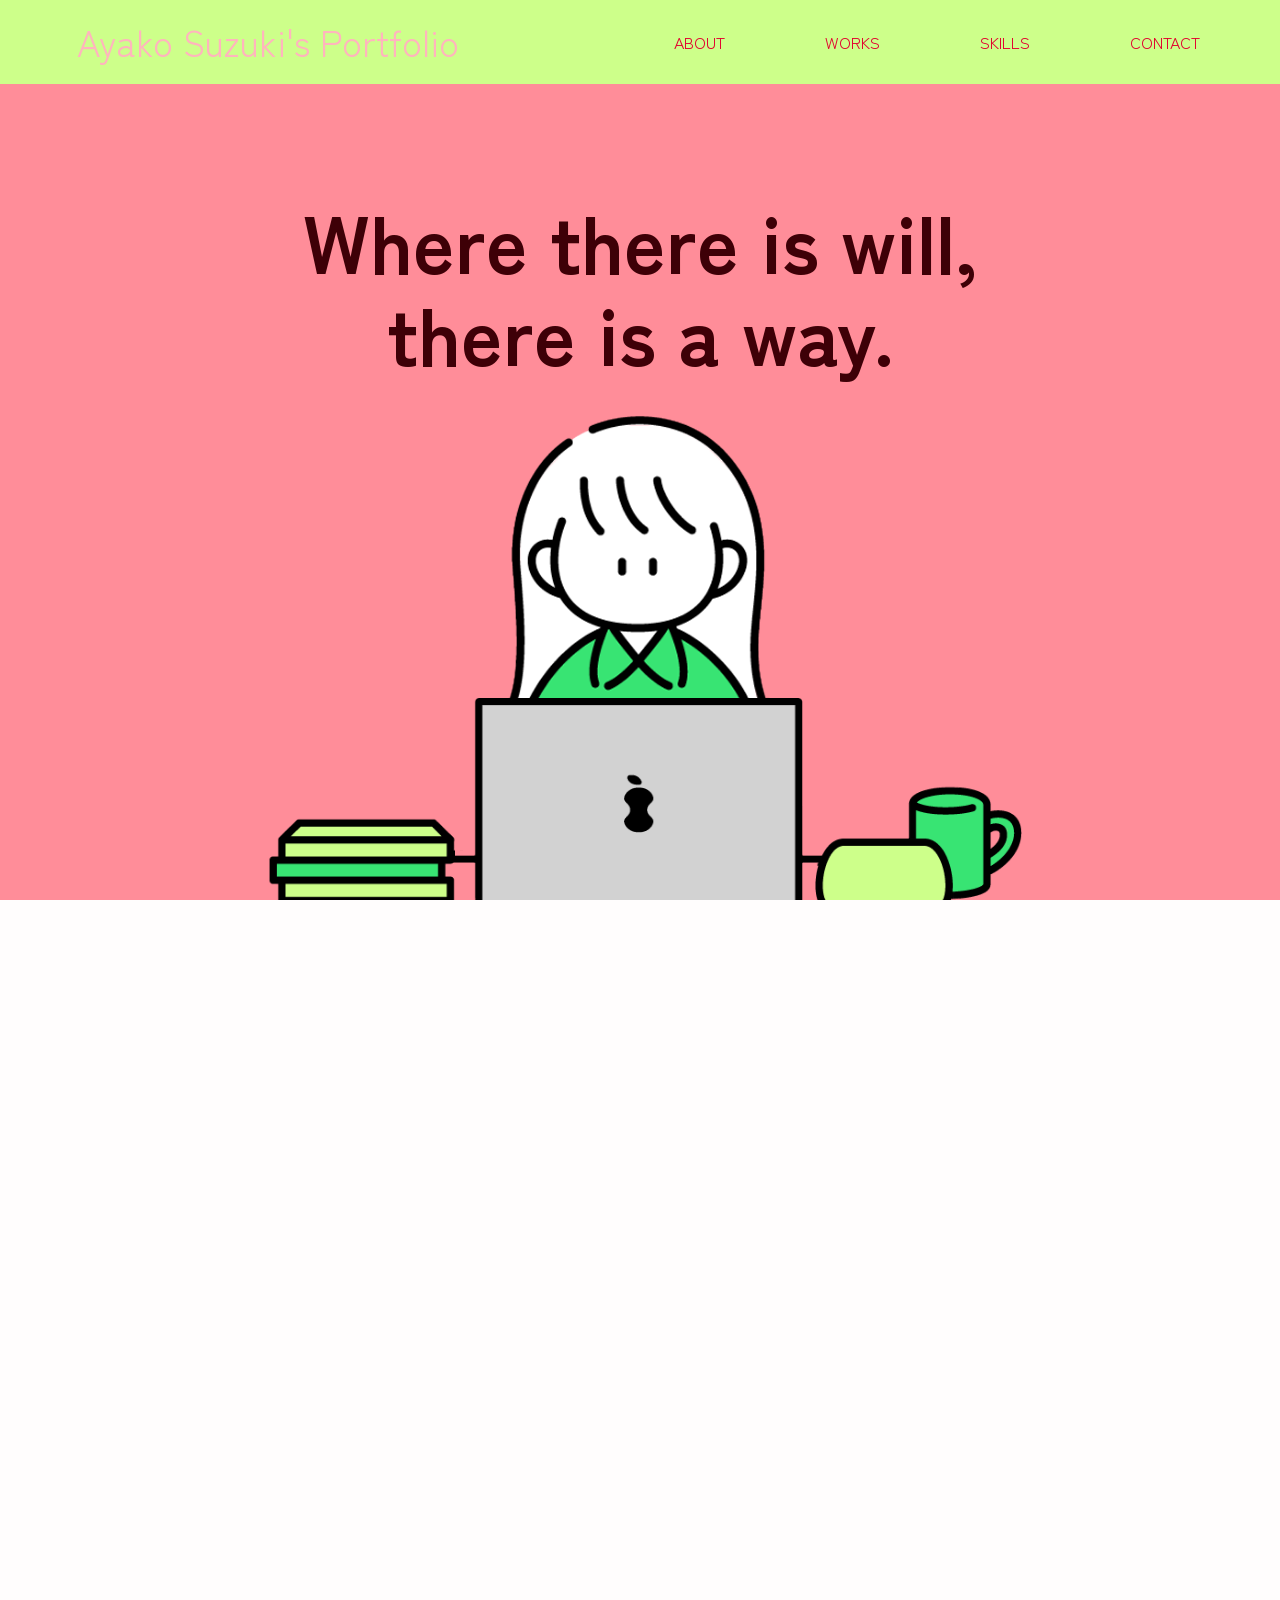
<file: index.html>
<!DOCTYPE html>
<html lang="ja">
  <head>
    <meta charset="utf-8" />
    <title>Ayako Suzuki's Portfolio</title>
    <meta name="keywords" content="" />
    <meta name="description" content="" />
    <meta name="viewport" content="width=device-width, initial-scale=1.0" />
    <link href="css/style.css" rel="stylesheet" media="all" />
    <link rel="stylesheet" href="css/modaal.css" />
    <link rel="preconnect" href="https://fonts.googleapis.com" />
    <link rel="preconnect" href="https://fonts.gstatic.com" crossorigin />
    <link
      href="https://fonts.googleapis.com/css2?family=Kaisei+Opti:wght@400;500;700&family=Titillium+Web:ital,wght@0,200;0,300;0,400;0,600;0,700;0,900;1,200;1,300;1,400;1,600;1,700&family=Zen+Kaku+Gothic+Antique:wght@300;400;500;700;900&display=swap"
      rel="stylesheet"
    />
    <link href="https://fonts.cdnfonts.com/css/impact" rel="stylesheet" />
    <link
      rel="stylesheet"
      href="https://cdnjs.cloudflare.com/ajax/libs/animate.css/3.6.2/animate.min.css"
    />
    <script src="https://cdnjs.cloudflare.com/ajax/libs/wow/1.1.2/wow.min.js"></script>
  </head>

  <body id="top">
    <div class="loaderWrapper">
      <div class="loader"></div>
    </div>
    <div id="cursor"></div>
    <div id="stalker"></div>
    <header class="siteHeader">
      <div class="siteHeader__title">
        <h1>
          <a href="http://ayakosuzuki.cloudfree.jp/"
            >Ayako Suzuki's Portfolio</a
          >
        </h1>
      </div>
      <nav class="siteHeader__pcNav">
        <ul class="siteHeader__list">
          <li class="siteHeader__item"><a href="#about">ABOUT</a></li>
          <li class="siteHeader__item"><a href="#works">WORKS</a></li>
          <li><a href="#skills" class="siteHeader__item">SKILLS</a></li>
          <li><a href="#contact" class="siteHeader__item">CONTACT</a></li>
        </ul>
      </nav>
      <div class="siteHeader__openbtn">
        <div class="siteHeader__openbtn-area">
          <span></span><span></span><span></span>
        </div>
      </div>

      <nav class="siteHeader__spNav">
        <div class="siteHeader__spNav-wrapper">
          <ul class="siteHeader__spnav-list">
            <li class="siteHeader__item"><a href="#about">ABOUT</a></li>
            <li class="siteHeader__item"><a href="#works">WORKS</a></li>
            <li><a href="#skills" class="siteHeader__item">SKILLS</a></li>
            <li><a href="#contact" class="siteHeader__item">CONTACT</a></li>
          </ul>
        </div>
      </nav>
    </header>

    <main class="siteContent">
      <div class="kv">
        <div class="kv__txt wow animated bounceInUp" data-wow-duration="12s">
          <p>
            Where there is will,<br />
            there is a way.
          </p>
        </div>
        <div class="kv__illustWrapper">
          <div class="kv__pc">
            <img src="img/kv.png" alt="PCのイラスト" />
          </div>
          <div class="kv__book wow animated bounce" data-wow-duration="9s">
            <img src="img/kv_book.png" alt="本のイラスト" />
          </div>
          <div class="kv__cup wow animated bounce" data-wow-duration="9s">
            <img src="img/kv_cup.png" alt="カップのイラスト" />
          </div>
          <div class="kv__girl">
            <img src="img/kv_girl.png" alt="女の子のイラスト" />
          </div>
        </div>
      </div>

      <section class="sec01">
        <div class="sec01__title" data-number="02">
          <h2>MOTTO</h2>
        </div>
        <p class="sec01__motto wow animated fadeIn" data-wow-duration="2s">
          好奇心と知識欲で<br />誰かの<br />「困った」を解決したい。
        </p>
        <div class="sec01__illust wow animated bounce" data-wow-duration="2s">
          <img src="img/brown_girl.png" alt="茶色の服を着た女の子" />
        </div>
      </section>

      <section class="sec02" id="about">
        <div class="sec02__wrapper">
          <div
            class="sec02__title wow animated fadeInLeft"
            data-wow-duration="1.6s"
          >
            <h2>ABOUT</h2>
          </div>
          <div class="sec02__about">
            <div class="sec02__aboutPhoto">
              <img src="img/profile.png" alt="プロフィール写真" />
            </div>
            <div class="sec02__aboutDetail">
              <div class="sec02__nameBox">
                <h3 class="sec02__nameEn">Ayako Suzuki</h3>
                <h3 class="sec02__nameJa">鈴木 文子</h3>
              </div>
              <div class="sec02__aboutTxt">
                <p>札幌市出身、札幌市在住。</p>

                <p>
                  北星学園大学文学部英文学科卒業後、販売職、事務職を経験する。<br />
                  前職では不動産の契約書の精査や、クライアント及び不動産会社等との調整業務を行う。<br />
                  新しいことを吸収しながら働ける仕事に憧れを抱き、Web業界に興味を持つ。<br />
                  その後、職業訓練校に入校。Webデザイン、コーディングを学ぶ他、自学自習でJavaScriptを勉強する。
                </p>
                <p>
                  座右の銘は「為せば成る 為さねば成らぬ何事も
                  成らぬは人の為さぬなりけり」と「一生学び続ける」。<br />
                  好きなことは読書や旅行、F1観戦など。
                </p>
              </div>
            </div>
          </div>
        </div>
      </section>

      <section class="sec03" id="works">
        <div class="sec03__wrapper">
          <div
            class="sec03__title wow animated fadeInLeft"
            data-wow-duration="1.6s"
          >
            <h2>WORKS</h2>
          </div>
          <h3 class="sec03__contentsTitle">Web site</h3>
          <div class="sec03__webSiteWrapper">
            <div class="sec03__commudephi sec03__contents">
              <a href="#modaal-box1" class="modaal-btn disable-scroll">
                <div class="sec03__commudephi__sumb"></div>
              </a>
              <div id="modaal-box1" style="display: none">
                <div class="modaal-box__txt">
                  <div class="modaal-box__detail">
                    <h3 class="modaal-box__detail__ttl">「医療系サイト」</h3>
                    <p>
                      ■社名「COMMUDE PHILLIPINES グローバルデジタル制作会社」
                    </p>
                    <p>■ジャンル:医療系</p>
                    <p>■レスポンシブ対応</p>
                    <br />
                    <p>職業訓練校にて、カンプのみ配布。</p>
                    <p>HTML~WordPressの構築を行いました。</p>
                    <p>
                      実案件でも応用できるよう、<br />カスタムメニュー及びカスタム投稿を使用した<br>オリジナルテーマでのWordPressの作品となります。
                    </p>
                  </div>
                  <div class="modaal-box__tool">
                    <h4 class="modaal-box__tool__ttl">使用ツール</h4>
                    <p>Xd,PhotoShop,WordPress,VSCode</p>
                  </div>
                  <a
                    href="http://ayakosuzuki.cloudfree.jp/commude_phi/"
                    target="blank"
                    class="modaal-box__works"
                    >VIEW MORE</a
                  >
                </div>
                <div class="modaal-box__screenShot">
                  <a
                    href="http://ayakosuzuki.cloudfree.jp/commude_phi/"
                    target="_blank"
                  >
                    <img
                      src="img/commude_phi_ss.jpg"
                      alt="医療系サイトのスクリーンショット"
                      class="modaal-box__screenShot__commude"
                    />
                  </a>
                </div>
              </div>
            </div>

            <div class="sec03__movie sec03__contents">
              <a href="#modaal-box2" class="modaal-btn disable-scroll">
                <div class="sec03__movie__sumb"></div>
              </a>
              <div id="modaal-box2" style="display: none">
                <div class="modaal-box__txt">
                  <div class="modaal-box__detail">
                    <h3 class="modaal-box__detail__ttl">「映画サイト」</h3>
                    <p>■作品名「メリーとマルスの一生」</p>
                    <p>■ジャンル:単館上映系ラブサスペンス</p>
                    <p>
                      ■キーワード「綺麗な映像だが、少し不穏な雰囲気がある映画」
                    </p>
                    <p>■強み:長く一定人気のあるジャンル</p>
                    <p>■ターゲット:30〜40代、映画に関心ある女性</p>
                    <p>■サイトの目的:映画の宣伝、興行成績アップ</p>
                    <p>■レスポンシブ非対応</p>
                    <br />
                    <p>
                      デザインから構築まで行いました。positionでのデザイン再現に注力し、実際の映画サイトの雰囲気を表現できるよう、画像の動きを制御しています。
                    </p>
                  </div>
                  <div class="modaal-box__tool">
                    <h4 class="modaal-box__tool__ttl">使用ツール</h4>
                    <p>Xd,PhotoShop,VSCode</p>
                  </div>
                  <a
                    href="http://ayakosuzuki.cloudfree.jp/movie/index.html"
                    target="blank"
                    class="modaal-box__works"
                    >VIEW MORE</a
                  >
                </div>
                <div class="modaal-box__screenShot">
                  <a
                    href="http://ayakosuzuki.cloudfree.jp/movie/index.html"
                    target="_blank"
                  >
                    <img
                      src="img/movie_ss.jpg"
                      alt="映画サイトのスクリーンショット"
                    />
                  </a>
                </div>
              </div>
            </div>

            <div class="sec03__suit sec03__contents">
              <a href="#modaal-box3" class="modaal-btn disable-scroll">
                <div class="sec03__suit__sumb"></div>
              </a>
              <div id="modaal-box3" style="display: none">
                <div class="modaal-box__txt">
                  <div class="modaal-box__detail">
                    <h3 class="modaal-box__detail__ttl">
                      「オーダーメイドスーツ店サイト」
                    </h3>
                    <p>■店名「Tailored Eleganza」</p>
                    <p>■ジャンル:男性向けオーダーメイドスーツ店</p>
                    <p>
                      ■キーワード「オーダーから生まれる、唯一無二のクラフトマンシップ」
                    </p>
                    <p>■強み:格安店には無いデザイン、 完全予約制</p>
                    <p>
                      ■ターゲット:30代後半～50代半ばのミドルエイジ、男性、社会人
                    </p>
                    <p>■サイトの目的:知名度のアップ、店舗への来客数アップ</p>
                    <p>■レスポンシブ非対応</p>
                    <br />
                    <p>
                      デザインから構築まで行いました。<br />
                      ターゲット層に合わせ、落ち着いた雰囲気と動きを意識しています。
                    </p>
                  </div>
                  <div class="modaal-box__tool">
                    <h4 class="modaal-box__tool__ttl">使用ツール</h4>
                    <p>Xd,PhotoShop,VSCode</p>
                  </div>
                  <a
                    href="http://ayakosuzuki.cloudfree.jp/suit/index.html"
                    target="blank"
                    class="modaal-box__works"
                    >VIEW MORE</a
                  >
                </div>
                <div class="modaal-box__screenShot">
                  <a
                    href="http://ayakosuzuki.cloudfree.jp/suit/index.html"
                    target="_blank"
                  >
                    <img
                      src="img/suit_ss.jpg"
                      alt="スーツ店サイトのスクリーンショット"
                    />
                  </a>
                </div>
              </div>
            </div>

            <div class="sec03__cafe sec03__contents">
              <a href="#modaal-box4" class="modaal-btn disable-scroll">
                <div class="sec03__cafe__sumb"></div>
              </a>
              <div id="modaal-box4" style="display: none">
                <div class="modaal-box__txt">
                  <div class="modaal-box__detail">
                    <h3 class="modaal-box__detail__ttl">「カフェサイト」</h3>
                    <p>■店名「ECP カフェ」</p>
                    <p>■ジャンル:カフェサイト</p>
                    <p>■レスポンシブ対応</p>
                    <br />
                    <p>職業訓練校にてカンプ、HTMLまで配布。</p>
                    <p>
                      上記をもとに、オリジナルテーマでのWordPress化を行った作品です。
                    </p>
                  </div>
                  <div class="modaal-box__tool">
                    <h4 class="modaal-box__tool__ttl">使用ツール</h4>
                    <p>Xd,PhotoShop,WordPress,VSCode</p>
                  </div>
                  <a
                    href="http://ayakosuzuki.cloudfree.jp/ecpcafe/"
                    target="blank"
                    class="modaal-box__works"
                    >VIEW MORE</a
                  >
                </div>
                <a
                  href="http://ayakosuzuki.cloudfree.jp/ecpcafe/"
                  target="_blank"
                >
                  <div class="modaal-box__screenShot">
                    <img
                      src="img/cafe_ss.jpg"
                      alt="カフェサイトのスクリーンショット"
                    />
                  </div>
                </a>
              </div>
            </div>
          </div>
          <div class="sec03__others">
            <h3 class="sec03__contentsTitle">Others</h3>
            <div class="sec03__others__Wrapper">
              <div class="sec03__others__github">
                <a
                  href="https://github.com/AyakoSuzuki28"
                  target="_blank"
                  class="sec03__others__github__link"
                  ><img
                    src="img/GitHub_Logo.png"
                    alt="githubのロゴ"
                    class="sec03__others__githubLogo"
                /></a>
              </div>
              <div class="sec03__others__githubProjects">
              <ul class="sec03__others__githubProjects__list">
                <li class="sec03__others__githubProjects__listItem"> <a href="http://ayakosuzuki.cloudfree.jp/countdown/index.html" target="blank">カウントダウンタイマーAPP</a> / <a href="https://github.com/AyakoSuzuki28/countdown" target="_blank">ソース</a>
                </li>
                <li class="sec03__others__githubProjects__listItem"> <a href="http://ayakosuzuki.cloudfree.jp/memo/index.html" target="blank">メモAPP</a> / <a href="https://github.com/AyakoSuzuki28/memo" target="_blank">ソース</a>
                </li>
                <li class="sec03__others__githubProjects__listItem"> <a href="http://ayakosuzuki.cloudfree.jp/calendar/index.html" target="blank">カレンダーAPP</a> / <a href="https://github.com/AyakoSuzuki28/calendar" target="_blank">ソース</a>
                </li>
                <li class="sec03__others__githubProjects__listItem"> <a href="http://ayakosuzuki.cloudfree.jp/weatherchart/index.html" target="blank">気温APP</a> / <a href="https://github.com/AyakoSuzuki28/WeatherChart" target="_blank">ソース</a>
                </li>
              </ul>
            </div>
            </div>
          </div>
        </div>
      </section>

      <section class="sec04" id="skills">
        <div class="sec04__wrapper">
          <div
            class="sec04__title wow animated fadeInLeft"
            data-wow-duration="2s"
          >
            <h2>SKILLS</h2>
          </div>
          <div class="sec04__iconWrapper">
            <div class="sec04__iconBoxPc1">
              <div class="sec04__iconBox1">
                <div class="sec04__skillBox">
                  <img
                    src="img/icon_html.png"
                    alt="htmlのアイコン"
                    class="sec04__icon"
                  />
                  <p class="sec04__skillDetail">HTML</p>
                </div>
                <div class="sec04__skillBox">
                  <img
                    src="img/icon_css.png"
                    alt="cssのアイコン"
                    class="sec04__icon"
                  />
                  <p class="sec04__skillDetail">CSS</p>
                </div>
                <div class="sec04__skillBox">
                  <img
                    src="img/icon_wordpress.png"
                    alt="wordpressのアイコン"
                    class="sec04__icon"
                  />
                  <p class="sec04__skillDetail">WordPress</p>
                </div>
              </div>
              <div class="sec04__iconBox2">
                <div class="sec04__skillBox">
                  <img
                    src="img/icon_js.png"
                    alt="javascriptのアイコン"
                    class="sec04__icon"
                  />
                  <p class="sec04__skillDetail">JavaScript</p>
                </div>
                <div class="sec04__skillBox">
                  <img
                    src="img/icon_jquery.png"
                    alt="jqueryのアイコン"
                    class="sec04__icon"
                  />
                  <p class="sec04__skillDetail">jQuery</p>
                </div>
                <div class="sec04__skillBox">
                  <img
                    src="img/icon_vscode.png"
                    alt="vscodeのアイコン"
                    class="sec04__icon"
                  />
                  <p class="sec04__skillDetail">VSCode</p>
                </div>
              </div>
            </div>
            <div class="sec04__iconBoxPc2">
              <div class="sec04__skillBox">
                <img
                  src="img/icon_ps.png"
                  alt="photoshopのアイコン"
                  class="sec04__icon"
                />
                <p class="sec04__skillDetail">Photoshop</p>
              </div>
              <div class="sec04__skillBox">
                <img
                  src="img/icon_ai.png"
                  alt="illustratorのアイコン"
                  class="sec04__icon"
                />
                <p class="sec04__skillDetail">Illustrator</p>
              </div>
              <div class="sec04__skillBox">
                <img
                  src="img/icon_xd.png"
                  alt="XDのアイコン"
                  class="sec04__icon"
                />
                <p class="sec04__skillDetail">Xd</p>
              </div>
            </div>
          </div>
        </div>
      </section>

      <section class="sec05" id="contact">
        <div class="sec05__wrapper">
          <div
            class="sec05__title wow animated fadeInLeft"
            data-wow-duration="1.6s"
          >
            <h2>CONTACT</h2>
          </div>
          <div class="sec05__contactWrapper">
            <form
              class="sec05__contactForm"
              action="https://docs.google.com/forms/u/0/d/e/1FAIpQLSeW5k89tQQnlDj2oALLdBMh2RtiXSdvWTl_KQGs0jAlo-sq0Q/formResponse"
              method="post"
            >
              <div class="sec05__name sec05__contactContents">
                <p class="sec05__txt">Name</p>
                <input
                  type="text"
                  placeholder="お名前"
                  name="entry.629986753"
                />
              </div>
              <div class="sec05__email sec05__contactContents">
                <p class="sec05__txt">E-mail</p>
                <input
                  type="email"
                  name="email"
                  id="email"
                  placeholder="メールアドレス"
                  name="entry.802944192"
                />
              </div>
              <div class="sec05__msg sec05__contactContents">
                <p class="sec05__msg sec05__txt">Message</p>
                <textarea
                  placeholder="お問い合わせ内容"
                  name="entry.2065678341"
                  class="sec05__msg__detail"
                ></textarea>
              </div>
              <div class="sec05__submit sec05__contactContents">
                <input type="submit" value="SEND" />
              </div>
            </form>
          </div>
        </div>
      </section>

      <div class="arrow">
        <a href="#" class="arrow__toTop"
          ><img src="img/arrow.png" alt="トップへボタン"
        /></a>
      </div>
    </main>
    <footer class="siteFooter">
      <p class="siteFooter__txt">Thank you<br />for viewing!</p>
      <div class="siteFooter__illust">
        <img
          src="img/balcony.png"
          alt="バルコニーにいる女の子のイラスト"
          class="wow animated bounce"
          data-wow-duration="2s"
        />
      </div>
    </footer>
    <script src="https://ajax.googleapis.com/ajax/libs/jquery/3.6.1/jquery.min.js"></script>
    <script src="js/modaal.min.js"></script>
    <script src="js/function.js"></script>
  </body>
  <script>
    new WOW().init();
  </script>
</html>
</file>
<file: css/style.css>
/*! destyle.css v4.0.0 | MIT License | https://github.com/nicolas-cusan/destyle.css */
/* Reset box-model and set borders */
/* ============================================ */
*,
::before,
::after {
  -webkit-box-sizing: border-box;
          box-sizing: border-box;
  border-style: solid;
  border-width: 0;
}

/* Document */
/* ============================================ */
/**
 * 1. Correct the line height in all browsers.
 * 2. Prevent adjustments of font size after orientation changes in iOS.
 * 3. Remove gray overlay on links for iOS.
 */
html {
  line-height: 1.15; /* 1 */
  -webkit-text-size-adjust: 100%; /* 2 */
  -webkit-tap-highlight-color: transparent; /* 3*/
}

/* Sections */
/* ============================================ */
/**
 * Remove the margin in all browsers.
 */
body {
  margin: 0;
}

/**
 * Render the `main` element consistently in IE.
 */
main {
  display: block;
}

/* Vertical rhythm */
/* ============================================ */
p,
table,
blockquote,
address,
pre,
iframe,
form,
figure,
dl {
  margin: 0;
}

/* Headings */
/* ============================================ */
h1,
h2,
h3,
h4,
h5,
h6 {
  font-size: inherit;
  font-weight: inherit;
  margin: 0;
}

/* Lists (enumeration) */
/* ============================================ */
ul,
ol {
  margin: 0;
  padding: 0;
  list-style: none;
}

/* Lists (definition) */
/* ============================================ */
dt {
  font-weight: bold;
}

dd {
  margin-left: 0;
}

/* Grouping content */
/* ============================================ */
/**
 * 1. Add the correct box sizing in Firefox.
 * 2. Show the overflow in Edge and IE.
 */
hr {
  -webkit-box-sizing: content-box;
          box-sizing: content-box; /* 1 */
  height: 0; /* 1 */
  overflow: visible; /* 2 */
  border-top-width: 1px;
  margin: 0;
  clear: both;
  color: inherit;
}

/**
 * 1. Correct the inheritance and scaling of font size in all browsers.
 * 2. Correct the odd `em` font sizing in all browsers.
 */
pre {
  font-family: monospace, monospace; /* 1 */
  font-size: inherit; /* 2 */
}

address {
  font-style: inherit;
}

/* Text-level semantics */
/* ============================================ */
/**
 * Remove the gray background on active links in IE 10.
 */
a {
  background-color: transparent;
  text-decoration: none;
  color: inherit;
}

/**
 * 1. Remove the bottom border in Chrome 57-
 * 2. Add the correct text decoration in Chrome, Edge, IE, Opera, and Safari.
 */
abbr[title] {
  -webkit-text-decoration: underline dotted;
          text-decoration: underline dotted; /* 2 */
}

/**
 * Add the correct font weight in Chrome, Edge, and Safari.
 */
b,
strong {
  font-weight: bolder;
}

/**
 * 1. Correct the inheritance and scaling of font size in all browsers.
 * 2. Correct the odd `em` font sizing in all browsers.
 */
code,
kbd,
samp {
  font-family: monospace, monospace; /* 1 */
  font-size: inherit; /* 2 */
}

/**
 * Add the correct font size in all browsers.
 */
small {
  font-size: 80%;
}

/**
 * Prevent `sub` and `sup` elements from affecting the line height in
 * all browsers.
 */
sub,
sup {
  font-size: 75%;
  line-height: 0;
  position: relative;
  vertical-align: baseline;
}

sub {
  bottom: -0.25em;
}

sup {
  top: -0.5em;
}

/* Replaced content */
/* ============================================ */
/**
 * Prevent vertical alignment issues.
 */
svg,
img,
embed,
object,
iframe {
  vertical-align: bottom;
}

/* Forms */
/* ============================================ */
/**
 * Reset form fields to make them styleable.
 * 1. Make form elements stylable across systems iOS especially.
 * 2. Inherit text-transform from parent.
 */
button,
input,
optgroup,
select,
textarea {
  -webkit-appearance: none; /* 1 */
  -moz-appearance: none;
       appearance: none;
  vertical-align: middle;
  color: inherit;
  font: inherit;
  background: transparent;
  padding: 0;
  margin: 0;
  border-radius: 0;
  text-align: inherit;
  text-transform: inherit; /* 2 */
}

/**
 * Correct cursors for clickable elements.
 */
button,
[type=button],
[type=reset],
[type=submit] {
  cursor: pointer;
}

button:disabled,
[type=button]:disabled,
[type=reset]:disabled,
[type=submit]:disabled {
  cursor: default;
}

/**
 * Improve outlines for Firefox and unify style with input elements & buttons.
 */
:-moz-focusring {
  outline: auto;
}

select:disabled {
  opacity: inherit;
}

/**
 * Remove padding
 */
option {
  padding: 0;
}

/**
 * Reset to invisible
 */
fieldset {
  margin: 0;
  padding: 0;
  min-width: 0;
}

legend {
  padding: 0;
}

/**
 * Add the correct vertical alignment in Chrome, Firefox, and Opera.
 */
progress {
  vertical-align: baseline;
}

/**
 * Remove the default vertical scrollbar in IE 10+.
 */
textarea {
  overflow: auto;
}

/**
 * Correct the cursor style of increment and decrement buttons in Chrome.
 */
[type=number]::-webkit-inner-spin-button,
[type=number]::-webkit-outer-spin-button {
  height: auto;
}

/**
 * Correct the outline style in Safari.
 */
[type=search] {
  outline-offset: -2px; /* 1 */
}

/**
 * Remove the inner padding in Chrome and Safari on macOS.
 */
[type=search]::-webkit-search-decoration {
  -webkit-appearance: none;
}

/**
 * 1. Correct the inability to style clickable types in iOS and Safari.
 * 2. Fix font inheritance.
 */
::-webkit-file-upload-button {
  -webkit-appearance: button; /* 1 */
  font: inherit; /* 2 */
}

/**
 * Fix appearance for Firefox
 */
[type=number] {
  -moz-appearance: textfield;
}

/**
 * Clickable labels
 */
label[for] {
  cursor: pointer;
}

/* Interactive */
/* ============================================ */
/*
 * Add the correct display in Edge, IE 10+, and Firefox.
 */
details {
  display: block;
}

/*
 * Add the correct display in all browsers.
 */
summary {
  display: list-item;
}

/*
 * Remove outline for editable content.
 */
[contenteditable]:focus {
  outline: auto;
}

/* Tables */
/* ============================================ */
/**
1. Correct table border color inheritance in all Chrome and Safari.
*/
table {
  border-color: inherit; /* 1 */
  border-collapse: collapse;
}

caption {
  text-align: left;
}

td,
th {
  vertical-align: top;
  padding: 0;
}

th {
  text-align: left;
  font-weight: bold;
}

.siteHeader {
  width: 100%;
  background: #ccc;
}
* {
  padding: 0;
  margin: 0;
  -webkit-box-sizing: border-box;
          box-sizing: border-box;
  font-family: "Zen Kaku Gothic Antique", sans-serif;
}

ul,
li {
  list-style: none;
}

a {
  text-decoration: none;
  cursor: none;
}

html {
  overflow-x: hidden;
}

body {
  color: #5c4627;
  background-color: #fffdfd;
  position: relative;
  cursor: none;
  overflow: hidden;
}
@media screen and (max-width: 768px) {
  body {
    width: 100vw;
    -webkit-animation: bugfix infinite;
            animation: bugfix infinite;
  }
}
body.remove-scrolling {
  height: 100vh;
  overflow-y: hidden;
}

@keyframes bugfix {
  from {
    padding: 0;
  }
  to {
    padding: 0;
  }
}
@-webkit-keyframes bugfix {
  from {
    padding: 0;
  }
  to {
    padding: 0;
  }
}
#cursor {
  position: fixed;
  background-color: #38e473;
  border-radius: 7.5px;
  width: 15px;
  height: 15px;
  margin: -10px 0 0 -10px;
  z-index: 999;
  pointer-events: none;
  opacity: 0;
  -webkit-transition: -webkit-transform 0.1s;
  transition: -webkit-transform 0.1s;
  transition: transform 0.1s;
  transition: transform 0.1s, -webkit-transform 0.1s;
}
@media screen and (max-width: 768px) {
  #cursor {
    display: none;
  }
}

#stalker {
  position: fixed;
  background-color: #38e473;
  border-radius: 30px;
  width: 60px;
  height: 60px;
  margin: -30px 0 0 -30px;
  z-index: 998;
  pointer-events: none;
  opacity: 0;
  -webkit-transition: -webkit-transform 0.5s;
  transition: -webkit-transform 0.5s;
  transition: transform 0.5s;
  transition: transform 0.5s, -webkit-transform 0.5s;
}
@media screen and (max-width: 768px) {
  #stalker {
    display: none;
  }
}

#cursor.active,
#stalker.active {
  -webkit-transform: scale(1.5);
          transform: scale(1.5);
}

.loaderWrapper {
  position: fixed;
  width: 100%;
  height: 100vh;
  background-color: #cdff8a;
  z-index: 9999;
}

.loader {
  position: absolute;
  top: 50%;
  left: calc(50% - 30px);
  width: 60px;
  aspect-ratio: 1;
  background: #ffb5bd;
  border-radius: 50%;
  -webkit-animation: l1 3s infinite linear;
          animation: l1 3s infinite linear;
}
@media screen and (max-width: 768px) {
  .loader {
    top: 45%;
  }
}

@-webkit-keyframes l1 {
  12.5% {
    border-radius: 37% 63% 70% 30%/30% 62% 38% 70%;
  }
  25% {
    border-radius: 50% 50% 70% 30%/52% 62% 38% 48%;
  }
  37.5% {
    border-radius: 33% 67% 18% 82%/52% 75% 25% 48%;
  }
  50% {
    border-radius: 73% 27% 18% 82%/52% 32% 68% 48%;
  }
  62.5% {
    border-radius: 73% 27% 74% 26%/64% 32% 68% 36%;
  }
  75% {
    border-radius: 84% 16% 15% 85%/55% 79% 21% 45%;
  }
  87.5% {
    border-radius: 12% 88% 69% 31%/10% 66% 34% 90%;
  }
}

@keyframes l1 {
  12.5% {
    border-radius: 37% 63% 70% 30%/30% 62% 38% 70%;
  }
  25% {
    border-radius: 50% 50% 70% 30%/52% 62% 38% 48%;
  }
  37.5% {
    border-radius: 33% 67% 18% 82%/52% 75% 25% 48%;
  }
  50% {
    border-radius: 73% 27% 18% 82%/52% 32% 68% 48%;
  }
  62.5% {
    border-radius: 73% 27% 74% 26%/64% 32% 68% 36%;
  }
  75% {
    border-radius: 84% 16% 15% 85%/55% 79% 21% 45%;
  }
  87.5% {
    border-radius: 12% 88% 69% 31%/10% 66% 34% 90%;
  }
}
.siteHeader {
  position: relative;
  background-color: #cdff8a;
  width: 100%;
  overflow: hidden;
  height: 84px;
  display: -webkit-box;
  display: -webkit-flex;
  display: -ms-flexbox;
  display: flex;
  -webkit-box-pack: justify;
  -webkit-justify-content: space-between;
      -ms-flex-pack: justify;
          justify-content: space-between;
  -webkit-box-align: center;
  -webkit-align-items: center;
      -ms-flex-align: center;
          align-items: center;
  padding-left: 77px;
  padding-right: 80px;
  font-family: "Titillium Web", sans-serif;
  color: #ffb5bd;
}
@media screen and (max-width: 768px) {
  .siteHeader {
    height: 60px;
    -webkit-box-pack: justify;
    -webkit-justify-content: space-between;
        -ms-flex-pack: justify;
            justify-content: space-between;
    padding-left: 20px;
    padding-right: 20px;
    position: fixed;
    z-index: 999;
  }
}
.siteHeader__title h1 {
  font-size: 36px;
  width: 100%;
}
.siteHeader__title h1:hover {
  opacity: 0.4;
}
@media screen and (max-width: 768px) {
  .siteHeader__title h1 {
    font-size: 16px;
    width: 170px;
  }
}
.siteHeader__pcNav {
  color: #e2002f;
}
@media screen and (max-width: 1040px) {
  .siteHeader__pcNav {
    display: none;
  }
}
.siteHeader__spNav {
  display: none;
}
@media screen and (max-width: 1040px) {
  .siteHeader__spNav {
    display: block;
    visibility: hidden;
    pointer-events: auto;
    position: fixed;
    top: 0;
    left: 0;
    width: 100%;
    height: 100%;
    overflow: hidden;
    outline: 1px solid transparent;
    display: -webkit-box;
    display: -webkit-flex;
    display: -ms-flexbox;
    display: flex;
    -webkit-box-align: center;
    -webkit-align-items: center;
        -ms-flex-align: center;
            align-items: center;
    -webkit-box-pack: center;
    -webkit-justify-content: center;
        -ms-flex-pack: center;
            justify-content: center;
    z-index: 800;
  }
  .siteHeader__spNav.active {
    visibility: visible;
  }
}
.siteHeader__spNav-wrapper {
  -webkit-transition-duration: 0.75s;
          transition-duration: 0.75s;
  width: 200vw;
  height: 200vh;
  color: #e2002f;
  background-color: #cdff8a;
  border-radius: 50%;
  -webkit-transition: all 0.4s ease;
  transition: all 0.4s ease;
  -webkit-box-flex: 0;
  -webkit-flex: none;
      -ms-flex: none;
          flex: none;
  -webkit-transform: scale(0);
          transform: scale(0);
  -webkit-backface-visibility: hidden;
          backface-visibility: hidden;
  display: -webkit-box;
  display: -webkit-flex;
  display: -ms-flexbox;
  display: flex;
  -webkit-box-align: center;
  -webkit-align-items: center;
      -ms-flex-align: center;
          align-items: center;
  -webkit-box-pack: center;
  -webkit-justify-content: center;
      -ms-flex-pack: center;
          justify-content: center;
}
.siteHeader__spNav-wrapper.active {
  -webkit-transform: scale(1);
          transform: scale(1);
  -webkit-transition-duration: 0.75s;
          transition-duration: 0.75s;
  width: 200vw;
  height: 200vh;
  color: #e2002f;
  background-color: #cdff8a;
  border-radius: 50%;
  -webkit-transition: all 0.4s ease;
  transition: all 0.4s ease;
  -webkit-box-flex: 0;
  -webkit-flex: none;
      -ms-flex: none;
          flex: none;
  -webkit-backface-visibility: hidden;
          backface-visibility: hidden;
  display: -webkit-box;
  display: -webkit-flex;
  display: -ms-flexbox;
  display: flex;
  -webkit-box-align: center;
  -webkit-align-items: center;
      -ms-flex-align: center;
          align-items: center;
  -webkit-box-pack: center;
  -webkit-justify-content: center;
      -ms-flex-pack: center;
          justify-content: center;
  z-index: 9999;
}
.siteHeader__list {
  display: -webkit-box;
  display: -webkit-flex;
  display: -ms-flexbox;
  display: flex;
}
.siteHeader__item {
  margin-left: 100px;
  position: relative;
}
@media screen and (max-width: 1040px) {
  .siteHeader__item {
    -webkit-box-align: center;
    -webkit-align-items: center;
        -ms-flex-align: center;
            align-items: center;
    font-size: 27px;
    margin: 0;
    margin-top: 61px;
    display: block;
  }
}
.siteHeader__item:hover {
  opacity: 0.4;
}
@media screen and (max-width: 768px) {
  .siteHeader__item:hover {
    opacity: 1;
  }
}
.siteHeader__spnav-list {
  display: -webkit-box;
  display: -webkit-flex;
  display: -ms-flexbox;
  display: flex;
  -webkit-box-orient: vertical;
  -webkit-box-direction: normal;
  -webkit-flex-direction: column;
      -ms-flex-direction: column;
          flex-direction: column;
  text-align: center;
}
.siteHeader__openbtn {
  display: none;
  z-index: 999;
}
@media screen and (max-width: 1040px) {
  .siteHeader__openbtn {
    position: absolute;
    right: 20px;
    display: block;
    cursor: pointer;
    width: 50px;
    height: 50px;
    overflow: hidden;
  }
  .siteHeader__openbtn.active {
    position: fixed;
  }
}
.siteHeader__openbtn-area {
  -webkit-transition: all 0.4s;
  transition: all 0.4s;
}
.siteHeader span {
  display: inline-block;
  -webkit-transition: all 0.4s;
  transition: all 0.4s;
  position: absolute;
  left: 14px;
  height: 3px;
  border-radius: 2px;
  background: #ffb5bd;
  width: 45%;
}
.siteHeader span:nth-of-type(1) {
  top: 15px;
}
.siteHeader span:nth-of-type(2) {
  top: 23px;
}
.siteHeader span:nth-of-type(3) {
  top: 31px;
}
.siteHeader__openbtn.active .siteHeader__openbtn-area {
  -webkit-transform: rotateX(360deg);
          transform: rotateX(360deg);
}
.siteHeader__openbtn.active span:nth-of-type(1) {
  top: 18px;
  left: 18px;
  -webkit-transform: translateY(6px) rotate(-135deg);
          transform: translateY(6px) rotate(-135deg);
  width: 30%;
}
.siteHeader__openbtn.active span:nth-of-type(2) {
  opacity: 0;
}
.siteHeader__openbtn.active span:nth-of-type(3) {
  top: 30px;
  left: 18px;
  -webkit-transform: translateY(-6px) rotate(135deg);
          transform: translateY(-6px) rotate(135deg);
  width: 30%;
}

.kv {
  position: relative;
  background-color: #ff8d99;
  width: 100%;
  height: 994px;
  position: relative;
  overflow: hidden;
}
@media screen and (max-width: 768px) {
  .kv {
    height: 607px;
  }
}
.kv__illustWrapper {
  position: relative;
  width: 809px;
  height: 809px;
  margin: 0 auto;
}
@media screen and (max-width: 768px) {
  .kv__illustWrapper {
    width: 404.5px;
    height: 404.5px;
  }
}
.kv__txt {
  position: absolute;
  color: #3e0007;
  font-size: 80px;
  font-weight: bold;
  font-family: "Impact", sans-serif;
  text-align: center;
  width: 700px;
  top: 11%;
  left: calc(50% - 350px);
}
@media screen and (max-width: 1040px) {
  .kv__txt {
    font-size: 56px;
    top: 18%;
  }
}
@media screen and (max-width: 768px) {
  .kv__txt {
    font-size: 32px;
    width: 300px;
    top: 20%;
    left: calc(50% - 150px);
  }
}
.kv__pc, .kv__book, .kv__cup, .kv__girl {
  position: absolute;
}
.kv__pc {
  top: 25%;
  right: 0.5%;
  z-index: 750;
}
@media screen and (max-width: 768px) {
  .kv__pc {
    top: 180px;
    left: 4%;
  }
}
@media screen and (max-width: 768px) {
  .kv__pc img {
    width: 350px;
  }
}
.kv__book {
  top: 82.5%;
  left: 2%;
  z-index: 750;
}
@media screen and (max-width: 768px) {
  .kv__book {
    top: 94%;
    left: 4%;
  }
}
@media screen and (max-width: 768px) {
  .kv__book img {
    width: 100px;
  }
}
.kv__cup {
  top: 64%;
  left: 54%;
  z-index: 750;
}
@media screen and (max-width: 768px) {
  .kv__cup {
    top: 80%;
    left: 52%;
  }
}
@media screen and (max-width: 768px) {
  .kv__cup img {
    width: 200px;
  }
}
.kv__girl {
  top: 28%;
  left: 19%;
  z-index: 700;
}
@media screen and (max-width: 768px) {
  .kv__girl {
    top: 177px;
    left: 20.5%;
  }
}
@media screen and (max-width: 768px) {
  .kv__girl img {
    width: 220px;
  }
}

.sec01 {
  position: relative;
  background-color: #fff;
  width: 100%;
  height: 757px;
  padding-top: 171px;
}
@media screen and (max-width: 768px) {
  .sec01 {
    padding-top: 93.5px;
    height: 522px;
  }
}
.sec01__title {
  font-size: 48px;
  text-align: normal;
  line-height: normal;
  letter-spacing: 0.1em;
  color: #e2002f;
  text-align: center;
  position: relative;
}
@media screen and (max-width: 768px) {
  .sec01__title {
    font-size: 24px;
  }
}
.sec01__title h2 {
  font-family: "Titillium Web", sans-serif;
}
.sec01__title h2:before {
  content: "";
  position: absolute;
  display: inline-block;
  width: 324px;
  height: 11px;
  border-top: 3px dotted #e2002f;
  top: -11px;
  left: calc(50% - 162px);
}
@media screen and (max-width: 768px) {
  .sec01__title h2:before {
    width: 234px;
    left: calc(50% - 122px);
  }
}
.sec01__title h2:after {
  content: "";
  position: absolute;
  display: inline-block;
  width: 324px;
  height: 11px;
  border-bottom: 3px dotted #e2002f;
  top: 100%;
  left: calc(50% - 162px);
}
@media screen and (max-width: 768px) {
  .sec01__title h2:after {
    width: 234px;
    left: calc(50% - 122px);
  }
}
.sec01__motto {
  position: relative;
  font-family: "Kaisei Opti", serif;
  font-size: 50px;
  text-align: normal;
  line-height: 1.8em;
  letter-spacing: 0.2em;
  color: #ff8d99;
  text-align: center;
  margin-top: 83px;
}
@media screen and (max-width: 768px) {
  .sec01__motto {
    font-size: 22px;
  }
}
.sec01__illust {
  position: absolute;
  bottom: 0;
  left: 68%;
  z-index: 850;
  background-size: cover;
}
@media screen and (max-width: 768px) {
  .sec01__illust {
    top: 65%;
    left: 60%;
  }
}
.sec01__illust img {
  width: 304px;
  height: 304px;
}
@media screen and (max-width: 768px) {
  .sec01__illust img {
    width: 124px;
    height: 124px;
  }
}

.sec02 {
  width: 100%;
  background-color: #ffb5bd;
  padding-top: 197.5px;
  padding-bottom: 160px;
}
@media screen and (max-width: 768px) {
  .sec02 {
    padding-top: 60px;
  }
}
.sec02__wrapper {
  width: 900px;
  margin: 0 auto;
}
@media screen and (max-width: 1040px) {
  .sec02__wrapper {
    width: 750px;
  }
}
@media screen and (max-width: 768px) {
  .sec02__wrapper {
    width: auto;
  }
}
.sec02__title {
  font-size: 36px;
  text-align: bold;
  line-height: normal;
  letter-spacing: normal;
  font-family: "Titillium Web", sans-serif;
  position: relative;
  z-index: 10;
}
@media screen and (max-width: 768px) {
  .sec02__title {
    font-size: 24px;
    margin-left: 5%;
  }
}
.sec02__title h2 {
  position: relative;
  padding-left: 60px;
  font-family: "Titillium Web";
  font-weight: bold;
}
@media screen and (max-width: 768px) {
  .sec02__title h2 {
    width: 90%;
    padding-left: 25px;
  }
}
.sec02__title h2:before {
  content: "01";
  position: absolute;
  top: 40%;
  left: 0;
  -webkit-transform: translateY(-50%);
          transform: translateY(-50%);
  color: #ff9aa4;
  font-size: 70px;
  text-align: bold;
  line-height: normal;
  letter-spacing: normal;
  font-family: "Titillium Web";
  z-index: -1;
}
@media screen and (max-width: 768px) {
  .sec02__title h2:before {
    font-size: 30px;
  }
}
.sec02__title h2:after {
  content: "";
  position: absolute;
  bottom: 0;
  left: 0;
  width: 239.5px;
  height: 3px;
  background-color: #ff9aa4;
}
@media screen and (max-width: 768px) {
  .sec02__title h2:after {
    width: 106.49px;
  }
}
.sec02__about {
  width: 100%;
  max-width: 900px;
  margin: 0 auto;
  display: -webkit-box;
  display: -webkit-flex;
  display: -ms-flexbox;
  display: flex;
  -webkit-box-pack: justify;
  -webkit-justify-content: space-between;
      -ms-flex-pack: justify;
          justify-content: space-between;
  -webkit-box-align: center;
  -webkit-align-items: center;
      -ms-flex-align: center;
          align-items: center;
  line-height: 2em;
}
@media screen and (max-width: 768px) {
  .sec02__about {
    width: 90%;
    -webkit-box-orient: vertical;
    -webkit-box-direction: normal;
    -webkit-flex-direction: column;
        -ms-flex-direction: column;
            flex-direction: column;
    margin-left: 5%;
  }
}
.sec02__aboutPhoto {
  margin-right: 10%;
}
@media screen and (max-width: 768px) {
  .sec02__aboutPhoto {
    margin: 0 auto;
  }
}
.sec02__aboutPhoto img {
  width: 334px;
  padding-top: 71.8px;
}
.sec02__nameBox {
  position: relative;
}
@media screen and (max-width: 768px) {
  .sec02__nameBox {
    margin-top: 30px;
  }
}
.sec02__nameBox:before {
  content: "";
  display: block;
  position: absolute;
  width: 3px;
  height: 66px;
  background-color: #ff9aa4;
  top: 7%;
  left: 0;
  z-index: 1;
}
.sec02__nameBox h3 {
  font-size: 24px;
  line-height: 1.5em;
  padding-left: 15px;
}
.sec02__nameEn {
  font-family: "Titillium Web", sans-serif;
}
.sec02__aboutTxt {
  margin-top: 40px;
}
@media screen and (max-width: 768px) {
  .sec02__aboutTxt {
    line-height: normal;
  }
}
.sec02__aboutTxt p {
  margin-top: 16px;
}

.sec03 {
  width: 100%;
  padding-top: 196.5px;
}
@media screen and (max-width: 768px) {
  .sec03 {
    padding-top: 60px;
  }
}
.sec03__wrapper {
  width: 900px;
  margin: 0 auto;
}
@media screen and (max-width: 1040px) {
  .sec03__wrapper {
    width: 750px;
  }
}
@media screen and (max-width: 768px) {
  .sec03__wrapper {
    width: auto;
  }
}
.sec03__title {
  font-size: 36px;
  text-align: bold;
  line-height: normal;
  letter-spacing: normal;
  font-family: "Titillium Web", sans-serif;
  position: relative;
  z-index: 10;
}
@media screen and (max-width: 768px) {
  .sec03__title {
    font-size: 24px;
    margin-left: 5%;
  }
}
.sec03__title h2 {
  position: relative;
  padding-left: 60px;
  font-family: "Titillium Web";
  font-weight: bold;
}
@media screen and (max-width: 768px) {
  .sec03__title h2 {
    width: 90vw;
    padding-left: 25px;
  }
}
.sec03__title h2:before {
  content: "02";
  position: absolute;
  top: 40%;
  left: 0;
  -webkit-transform: translateY(-50%);
          transform: translateY(-50%);
  color: #ff9aa4;
  font-size: 70px;
  text-align: bold;
  line-height: normal;
  letter-spacing: normal;
  font-family: "Titillium Web";
  z-index: -1;
}
@media screen and (max-width: 768px) {
  .sec03__title h2:before {
    font-size: 30px;
  }
}
.sec03__title h2:after {
  content: "";
  position: absolute;
  bottom: 0;
  left: 0;
  width: 239.5px;
  height: 3px;
  background-color: #ff9aa4;
}
@media screen and (max-width: 768px) {
  .sec03__title h2:after {
    width: 106.49px;
  }
}
.sec03__contentsTitle {
  font-family: "Titillium Web";
  font-size: 24px;
  text-align: 600;
  line-height: normal;
  letter-spacing: normal;
  color: #e2002f;
  margin-top: 56px;
  margin-bottom: 14px;
}
@media screen and (max-width: 768px) {
  .sec03__contentsTitle {
    width: 90vw;
    margin-left: 5%;
  }
}
.sec03__webSiteWrapper {
  max-width: 850px;
  display: -webkit-box;
  display: -webkit-flex;
  display: -ms-flexbox;
  display: flex;
  -webkit-flex-wrap: wrap;
      -ms-flex-wrap: wrap;
          flex-wrap: wrap;
  -webkit-box-pack: justify;
  -webkit-justify-content: space-between;
      -ms-flex-pack: justify;
          justify-content: space-between;
  margin: 0 auto;
}
@media screen and (max-width: 768px) {
  .sec03__webSiteWrapper {
    width: 80%;
    margin: 0 auto;
    -webkit-flex-wrap: nowrap;
        -ms-flex-wrap: nowrap;
            flex-wrap: nowrap;
    -webkit-box-orient: vertical;
    -webkit-box-direction: normal;
    -webkit-flex-direction: column;
        -ms-flex-direction: column;
            flex-direction: column;
    -webkit-box-align: center;
    -webkit-align-items: center;
        -ms-flex-align: center;
            align-items: center;
  }
}
.sec03__commudephi__sumb, .sec03__movie__sumb, .sec03__suit__sumb, .sec03__cafe__sumb {
  width: 45%;
  min-width: 380px;
  height: 25%;
  min-height: 250px;
  -o-object-fit: cover;
     object-fit: cover;
  background-repeat: no-repeat;
  background-size: 100%;
  -webkit-transition: all 0.5s ease-in-out;
  transition: all 0.5s ease-in-out;
  overflow: hidden;
}
@media screen and (max-width: 1040px) {
  .sec03__commudephi__sumb, .sec03__movie__sumb, .sec03__suit__sumb, .sec03__cafe__sumb {
    width: 90%;
    min-width: 300px;
    height: 260px;
  }
}
@media screen and (max-width: 768px) {
  .sec03__commudephi__sumb, .sec03__movie__sumb, .sec03__suit__sumb, .sec03__cafe__sumb {
    width: 90%;
    min-width: 300px;
    height: 260px;
  }
}
.sec03__commudephi__sumb:hover, .sec03__movie__sumb:hover, .sec03__suit__sumb:hover, .sec03__cafe__sumb:hover {
  -webkit-transform: scale(1.2);
          transform: scale(1.2);
  background-position: center;
}
.sec03__commudephi__sumb {
  background-image: url(../img/commude_sumb.png);
}
.sec03__movie__sumb {
  background-image: url(../img/movie_sumb.png);
}
.sec03__suit__sumb {
  background-image: url(../img/suit_sumb.png);
}
.sec03__cafe__sumb {
  background-image: url(../img/cafe_sumb.png);
}
.sec03__others {
  margin-top: 80px;
}
.sec03__others__Wrapper {
  max-width: 850px;
  height: auto;
  display: -webkit-box;
  display: -webkit-flex;
  display: -ms-flexbox;
  display: flex;
  -webkit-box-orient: vertical;
  -webkit-box-direction: normal;
  -webkit-flex-direction: column;
      -ms-flex-direction: column;
          flex-direction: column;
  margin: 0 auto;
  margin-bottom: 196px;
}
@media screen and (max-width: 768px) {
  .sec03__others__Wrapper {
    width: 80%;
    margin: 0 0 63px 10%;
    -webkit-flex-wrap: nowrap;
        -ms-flex-wrap: nowrap;
            flex-wrap: nowrap;
    -webkit-box-align: start;
    -webkit-align-items: flex-start;
        -ms-flex-align: start;
            align-items: flex-start;
  }
}
.sec03__others__github {
  width: 150px;
}
.sec03__others__github img {
  width: 150px;
}
@media screen and (max-width: 768px) {
  .sec03__others__github img {
    width: 100px;
  }
}
.sec03__others__githubProjects__list {
  margin-left: 5%;
}
@media screen and (max-width: 768px) {
  .sec03__others__githubProjects__list {
    width: 100%;
  }
}
.sec03__others__githubProjects__listItem {
  list-style: square;
  font-size: 16px;
  font-weight: 500;
  margin-top: 16px;
}
@media screen and (max-width: 768px) {
  .sec03__others__githubProjects__listItem {
    font-size: 14px;
  }
}
.sec03__others .sec03__contentsTitle {
  margin-top: 0;
}

.modaal-btn {
  display: block;
  margin-top: 10%;
  overflow: hidden;
}

.modaal-content-container {
  overflow: scroll;
  height: calc(100vh - 120px);
  background-color: #707070;
  display: -webkit-box;
  display: -webkit-flex;
  display: -ms-flexbox;
  display: flex;
  padding: 30px;
  -webkit-box-orient: horizontal;
  -webkit-box-direction: reverse;
  -webkit-flex-direction: row-reverse;
      -ms-flex-direction: row-reverse;
          flex-direction: row-reverse;
  -webkit-box-pack: justify;
  -webkit-justify-content: space-between;
      -ms-flex-pack: justify;
          justify-content: space-between;
}
@media screen and (max-width: 768px) {
  .modaal-content-container {
    -webkit-box-orient: vertical;
    -webkit-box-direction: normal;
    -webkit-flex-direction: column;
        -ms-flex-direction: column;
            flex-direction: column;
    padding-top: 0;
  }
}

.modaal-box__screenShot img {
  display: block;
  width: 260px;
  margin-left: 25%;
  cursor: pointer;
}
@media screen and (max-width: 768px) {
  .modaal-box__screenShot img {
    margin: 0 auto;
    margin-top: 160px;
  }
}
.modaal-box__screenShot__commude {
  width: 0;
}
@media screen and (max-width: 768px) {
  .modaal-box__screenShot__commude {
    margin-top: 160px;
    margin: 0 auto;
    display: -webkit-box;
    display: -webkit-flex;
    display: -ms-flexbox;
    display: flex;
  }
}
.modaal-box__txt {
  color: #fff;
  display: -webkit-box;
  display: -webkit-flex;
  display: -ms-flexbox;
  display: flex;
  -webkit-box-orient: vertical;
  -webkit-box-direction: normal;
  -webkit-flex-direction: column;
      -ms-flex-direction: column;
          flex-direction: column;
}
@media screen and (max-width: 1040px) {
  .modaal-box__txt {
    width: 40%;
    margin-left: 40%;
  }
}
@media screen and (max-width: 768px) {
  .modaal-box__txt {
    font-size: 14px;
    position: static;
    margin-left: 0;
    width: 100%;
  }
}
.modaal-box__detail {
  line-height: 2em;
  margin-bottom: 79px;
  margin-left: 10%;
}
.modaal-box__detail__ttl {
  font-size: 24px;
  margin-bottom: 79px;
}
@media screen and (max-width: 768px) {
  .modaal-box__detail__ttl {
    margin-top: 30px;
  }
}
.modaal-box__tool {
  margin-bottom: 50px;
  margin-left: 10%;
}
.modaal-box__tool__ttl {
  font-size: 20px;
  margin-bottom: 23px;
}
.modaal-box__works {
  color: black;
  background-color: #fff;
  font-size: 32px;
  font-family: "Titillium Web", sans-serif;
  width: 217px;
  height: 42px;
  display: -webkit-box;
  display: -webkit-flex;
  display: -ms-flexbox;
  display: flex;
  -webkit-box-align: center;
  -webkit-align-items: center;
      -ms-flex-align: center;
          align-items: center;
  -webkit-box-pack: center;
  -webkit-justify-content: center;
      -ms-flex-pack: center;
          justify-content: center;
  margin-left: 40%;
  cursor: pointer;
}
@media screen and (max-width: 768px) {
  .modaal-box__works {
    font-size: 16px;
    width: 108.5px;
    margin-left: 60%;
  }
}
.modaal-box__screenShot img {
  margin-left: 3%;
}

.sec04 {
  width: 100%;
  background-color: #ffb5bd;
  padding-top: 197.5px;
  padding-bottom: 160px;
}
@media screen and (max-width: 768px) {
  .sec04 {
    padding-top: 67.7px;
    padding-bottom: 118.6px;
  }
}
.sec04__wrapper {
  width: 900px;
  margin: 0 auto;
}
@media screen and (max-width: 1040px) {
  .sec04__wrapper {
    width: 750px;
  }
}
@media screen and (max-width: 768px) {
  .sec04__wrapper {
    width: auto;
  }
}
.sec04__title {
  font-size: 36px;
  text-align: bold;
  line-height: normal;
  letter-spacing: normal;
  font-family: "Titillium Web", sans-serif;
  position: relative;
  z-index: 10;
}
@media screen and (max-width: 768px) {
  .sec04__title {
    font-size: 24px;
    margin-left: 5%;
  }
}
.sec04__title h2 {
  position: relative;
  padding-left: 60px;
  font-family: "Titillium Web";
  font-weight: bold;
}
@media screen and (max-width: 768px) {
  .sec04__title h2 {
    width: 90vw;
    padding-left: 25px;
  }
}
.sec04__title h2:before {
  content: "03";
  position: absolute;
  top: 40%;
  left: 0;
  -webkit-transform: translateY(-50%);
          transform: translateY(-50%);
  color: #ff9aa4;
  font-size: 70px;
  text-align: bold;
  line-height: normal;
  letter-spacing: normal;
  font-family: "Titillium Web";
  z-index: -1;
}
@media screen and (max-width: 768px) {
  .sec04__title h2:before {
    font-size: 30px;
  }
}
.sec04__title h2:after {
  content: "";
  position: absolute;
  bottom: 0;
  left: 0;
  width: 239.5px;
  height: 3px;
  background-color: #ff9aa4;
}
@media screen and (max-width: 768px) {
  .sec04__title h2:after {
    width: 106.49px;
  }
}
.sec04__iconWrapper {
  margin-top: 80px;
}
@media screen and (max-width: 1040px) {
  .sec04__iconWrapper {
    width: 750px;
  }
}
@media screen and (max-width: 768px) {
  .sec04__iconWrapper {
    width: auto;
    margin-top: 57px;
  }
}
.sec04__iconBoxPc1, .sec04__iconBoxPc2, .sec04__iconBox1, .sec04__iconBox2 {
  display: -webkit-box;
  display: -webkit-flex;
  display: -ms-flexbox;
  display: flex;
  -webkit-box-pack: center;
  -webkit-justify-content: center;
      -ms-flex-pack: center;
          justify-content: center;
  gap: 55px;
}
@media screen and (max-width: 768px) {
  .sec04__iconBoxPc1, .sec04__iconBoxPc2, .sec04__iconBox1, .sec04__iconBox2 {
    gap: 44.4px;
    row-gap: 27.5px;
  }
}
@media screen and (max-width: 768px) {
  .sec04__iconBoxPc1 {
    -webkit-box-orient: vertical;
    -webkit-box-direction: normal;
    -webkit-flex-direction: column;
        -ms-flex-direction: column;
            flex-direction: column;
  }
}
.sec04__iconBoxPc2 {
  margin-top: 69.5px;
}
@media screen and (max-width: 768px) {
  .sec04__iconBoxPc2 {
    margin-top: 27.5px;
  }
}
.sec04__icon {
  width: 80px;
  height: 80px;
}
@media screen and (max-width: 768px) {
  .sec04__icon {
    width: 69px;
    height: 69px;
  }
}
.sec04__skillDetail {
  padding-top: 10px;
  text-align: center;
}

.sec05 {
  width: 100%;
  padding-top: 197.5px;
  padding-bottom: 160px;
}
@media screen and (max-width: 768px) {
  .sec05 {
    padding-top: 60.6px;
  }
}
.sec05__wrapper {
  width: 900px;
  margin: 0 auto;
}
@media screen and (max-width: 1040px) {
  .sec05__wrapper {
    width: 750px;
  }
}
@media screen and (max-width: 768px) {
  .sec05__wrapper {
    width: auto;
  }
}
.sec05__title {
  font-size: 36px;
  text-align: bold;
  line-height: normal;
  letter-spacing: normal;
  font-family: "Titillium Web", sans-serif;
  position: relative;
  z-index: 10;
}
@media screen and (max-width: 768px) {
  .sec05__title {
    padding-left: 5%;
    font-size: 24px;
  }
}
.sec05__title h2 {
  position: relative;
  padding-left: 60px;
  font-family: "Titillium Web";
  font-weight: bold;
}
@media screen and (max-width: 768px) {
  .sec05__title h2 {
    padding-left: 25px;
  }
}
.sec05__title h2:before {
  content: "04";
  position: absolute;
  top: 40%;
  left: 0;
  -webkit-transform: translateY(-50%);
          transform: translateY(-50%);
  color: #ff9aa4;
  font-size: 70px;
  text-align: bold;
  line-height: normal;
  letter-spacing: normal;
  font-family: "Titillium Web";
  z-index: -1;
}
@media screen and (max-width: 768px) {
  .sec05__title h2:before {
    font-size: 30px;
  }
}
.sec05__title h2:after {
  content: "";
  position: absolute;
  bottom: 0;
  left: 0;
  width: 239.5px;
  height: 3px;
  background-color: #ff9aa4;
}
@media screen and (max-width: 768px) {
  .sec05__title h2:after {
    width: 125px;
  }
}
.sec05__contactWrapper {
  position: relative;
  width: 90%;
  margin: 0 auto;
  display: -webkit-box;
  display: -webkit-flex;
  display: -ms-flexbox;
  display: flex;
  -webkit-box-pack: center;
  -webkit-justify-content: center;
      -ms-flex-pack: center;
          justify-content: center;
  margin-top: 52.5px;
}
@media screen and (max-width: 768px) {
  .sec05__contactWrapper {
    width: 90%;
    margin: 0 auto;
    margin-top: 30px;
  }
}
.sec05__contactWrapper.animate::after {
  -webkit-animation: bounce 1.5s ease;
          animation: bounce 1.5s ease;
}
.sec05__contactWrapper:after {
  position: absolute;
  content: "";
  display: block;
  background-image: url(../img/cat_girl.png);
  background-size: cover;
  width: 273px;
  height: 273px;
  display: block;
  top: 77%;
  left: 0;
  z-index: 800;
}
@media screen and (max-width: 1040px) {
  .sec05__contactWrapper:after {
    left: 0;
  }
}
@media screen and (max-width: 768px) {
  .sec05__contactWrapper:after {
    width: 132px;
    height: 132px;
    top: 100%;
    right: 64%;
  }
}
.sec05__txt {
  font-family: "Titillium Web";
  font-size: 20px;
  text-align: bold;
  line-height: normal;
  letter-spacing: normal;
  margin-top: 31px;
  padding-left: 10%;
}
@media screen and (max-width: 768px) {
  .sec05__txt {
    padding-left: 0;
  }
}
.sec05__contactForm {
  width: 90%;
  margin: 0 auto;
}
@media screen and (max-width: 768px) {
  .sec05__contactForm {
    width: auto;
  }
}
.sec05__contactContents {
  display: -webkit-box;
  display: -webkit-flex;
  display: -ms-flexbox;
  display: flex;
  -webkit-box-pack: justify;
  -webkit-justify-content: space-between;
      -ms-flex-pack: justify;
          justify-content: space-between;
}
@media screen and (max-width: 768px) {
  .sec05__contactContents {
    width: 93.5%;
    -webkit-box-orient: vertical;
    -webkit-box-direction: normal;
    -webkit-flex-direction: column;
        -ms-flex-direction: column;
            flex-direction: column;
  }
}
.sec05__contactContents [type=text], .sec05__contactContents [type=email] {
  width: 75%;
  border: 1px solid #707070;
  display: -webkit-box;
  display: -webkit-flex;
  display: -ms-flexbox;
  display: flex;
}
@media screen and (max-width: 768px) {
  .sec05__contactContents [type=text], .sec05__contactContents [type=email] {
    width: 100%;
  }
}
.sec05 [type=text] {
  width: 40vw;
}
.sec05__name [type=text] {
  width: 75%;
  height: 57px;
  margin-top: 28px;
  margin-left: 41px;
}
@media screen and (max-width: 768px) {
  .sec05__name [type=text] {
    margin-top: 10px;
    margin-left: 0;
    width: 80vw;
  }
}
.sec05 [type=email] {
  width: 75%;
  height: 57px;
  margin-top: 28px;
  margin-left: 34px;
}
@media screen and (max-width: 768px) {
  .sec05 [type=email] {
    margin-top: 10px;
    margin-left: 0;
    width: 80vw;
  }
}
.sec05__msg__detail {
  width: 75%;
  height: 427px;
  margin-top: 28px;
  margin-left: 15px;
  border: 1px solid #000;
  text-align: start;
  vertical-align: top;
  padding-top: 5px;
  top: 0;
}
@media screen and (max-width: 768px) {
  .sec05__msg__detail {
    margin-top: 10px;
    margin-left: 0;
    height: 317px;
    width: 80vw;
  }
}
.sec05__submit {
  width: 80%;
  display: -webkit-box;
  display: -webkit-flex;
  display: -ms-flexbox;
  display: flex;
  text-align: center;
  margin: 0 auto;
  margin-left: 25%;
}
@media screen and (max-width: 1040px) {
  .sec05__submit {
    width: 95%;
    margin-left: 19%;
  }
}
@media screen and (max-width: 768px) {
  .sec05__submit {
    width: 90%;
    margin: 0 auto;
    padding-left: 0;
  }
}
.sec05__contactContents [type=submit] {
  width: 182px;
  height: 47px;
  background-color: #ffb5bd;
  font-family: "Titillium Web";
  font-size: 20px;
  text-align: bold;
  line-height: normal;
  letter-spacing: normal;
  margin-left: 30%;
  margin-top: 48px;
}
@media screen and (max-width: 768px) {
  .sec05__contactContents [type=submit] {
    margin: 0 auto;
    margin-top: 40px;
  }
}
.sec05__contactContents [type=submit] input::-webkit-input-placeholder {
  opacity: 0.5;
  display: -webkit-box;
  display: -webkit-flex;
  display: flex;
  text-align: left;
  vertical-align: top;
}
.sec05__contactContents [type=submit] input::-moz-placeholder {
  opacity: 0.5;
  display: flex;
  text-align: left;
  vertical-align: top;
}
.sec05__contactContents [type=submit] input:-ms-input-placeholder {
  opacity: 0.5;
  display: -ms-flexbox;
  display: flex;
  text-align: left;
  vertical-align: top;
}
.sec05__contactContents [type=submit] input::-ms-input-placeholder {
  opacity: 0.5;
  display: -ms-flexbox;
  display: flex;
  text-align: left;
  vertical-align: top;
}
.sec05__contactContents [type=submit] input::placeholder {
  opacity: 0.5;
  display: -webkit-box;
  display: -webkit-flex;
  display: -ms-flexbox;
  display: flex;
  text-align: left;
  vertical-align: top;
}

.arrow {
  opacity: 0;
  visibility: hidden;
  -webkit-transition: opacity 0.3s ease, visibility 0.3s ease;
  transition: opacity 0.3s ease, visibility 0.3s ease;
}
.arrow.active {
  opacity: 1;
  visibility: visible;
}
.arrow__toTop img {
  width: 50px;
  position: absolute;
  position: fixed;
  top: 90vh;
  right: 50px;
  z-index: 9999;
}
@media screen and (max-width: 768px) {
  .arrow__toTop img {
    display: none;
  }
}

.siteFooter {
  position: relative;
  background-color: #cdff8a;
  width: 100%;
  height: 340px;
  font-size: 60px;
  text-align: bold;
  line-height: 1.2em;
  letter-spacing: normal;
  display: -webkit-box;
  display: -webkit-flex;
  display: -ms-flexbox;
  display: flex;
  -webkit-box-align: center;
  -webkit-align-items: center;
      -ms-flex-align: center;
          align-items: center;
}
@media screen and (max-width: 768px) {
  .siteFooter {
    height: 140px;
    font-size: 24px;
  }
}
.siteFooter__txt {
  margin: 0 auto;
  font-family: "Impact", sans-serif;
  text-align: center;
  color: #b4636c;
}
.siteFooter__illust img {
  position: absolute;
  width: 300px;
  height: 300px;
  display: block;
  bottom: 2%;
  left: 63%;
  z-index: 800;
}
@media screen and (max-width: 768px) {
  .siteFooter__illust img {
    width: 111px;
    height: 111px;
    left: 65%;
  }
}/*# sourceMappingURL=style.css.map */
</file>
<file: css/modaal.css>
/*!
	Modaal - accessible modals - v0.4.4
	by Humaan, for all humans.
	http://humaan.com
 */

.modaal-noscroll {
	overflow: hidden;
}

.modaal-accessible-hide {
	position: absolute !important;
	clip: rect(1px 1px 1px 1px); /* IE6, IE7 */
	clip: rect(1px, 1px, 1px, 1px);
	padding: 0 !important;
	border: 0 !important;
	height: 1px !important;
	width: 1px !important;
	overflow: hidden;
}

.modaal-overlay {
	position: fixed;
	top: 0;
	left: 0;
	width: 100%;
	height: 100%;
	z-index: 999;
	opacity: 0;
}

.modaal-wrapper {
	display: block;
	position: fixed;
	top: 0;
	left: 0;
	width: 100%;
	height: 100%;
	z-index: 9999;
	overflow: auto;
	opacity: 1;
	box-sizing: border-box;
	-webkit-overflow-scrolling: touch;
	-webkit-transition: all 0.3s ease-in-out;
	transition: all 0.3s ease-in-out;
}

.modaal-wrapper * {
	box-sizing: border-box;
	-webkit-font-smoothing: antialiased;
	-moz-osx-font-smoothing: grayscale;
	-webkit-backface-visibility: hidden;
}

.modaal-wrapper .modaal-close {
	border: none;
	background: transparent;
	padding: 0;
	-webkit-appearance: none;
}

.modaal-wrapper.modaal-start_none {
	display: none;
	opacity: 1;
}

.modaal-wrapper.modaal-start_fade {
	opacity: 0;
}

.modaal-wrapper *[tabindex="0"] {
	outline: none !important;
}

.modaal-wrapper.modaal-fullscreen {
	overflow: hidden;
}

.modaal-outer-wrapper {
	display: table;
	position: relative;
	width: 100%;
	height: 100%;
}

.modaal-fullscreen .modaal-outer-wrapper {
	display: block;
}

.modaal-inner-wrapper {
	display: table-cell;
	width: 100%;
	height: 100%;
	position: relative;
	vertical-align: middle;
	text-align: center;
	padding: 5vh 25px;
}

.modaal-fullscreen .modaal-inner-wrapper {
	padding: 0;
	display: block;
	vertical-align: top;
}

.modaal-container {
	position: relative;
	display: inline-block;
	width: 100%;
	margin: auto;
	text-align: left;
	color: #000;
	max-width: 1000px;
	border-radius: 0px;
	background: #fff;
	box-shadow: 0 4px 15px rgba(0, 0, 0, 0.2);
	cursor: auto;
}

.modaal-container.is_loading {
	height: 100px;
	width: 100px;
	overflow: hidden;
}

.modaal-fullscreen .modaal-container {
	max-width: none;
	height: 100%;
	overflow: auto;
}

.modaal-close {
	position: fixed;
	right: 20px;
	top: 20px;
	color: #fff;
	cursor: pointer;
	opacity: 1;
	width: 50px;
	height: 50px;
	background: rgba(0, 0, 0, 0);
	border-radius: 100%;
	-webkit-transition: all 0.2s ease-in-out;
	transition: all 0.2s ease-in-out;
}

.modaal-close:focus,
.modaal-close:hover {
	outline: none;
	background: #fff;
}

.modaal-close:focus:before,
.modaal-close:focus:after,
.modaal-close:hover:before,
.modaal-close:hover:after {
	background: #b93d0c;
}

.modaal-close span {
	position: absolute !important;
	clip: rect(1px 1px 1px 1px); /* IE6, IE7 */
	clip: rect(1px, 1px, 1px, 1px);
	padding: 0 !important;
	border: 0 !important;
	height: 1px !important;
	width: 1px !important;
	overflow: hidden;
}

.modaal-close:before,
.modaal-close:after {
	display: block;
	content: " ";
	position: absolute;
	top: 14px;
	left: 23px;
	width: 4px;
	height: 22px;
	border-radius: 4px;
	background: #fff;
	-webkit-transition: background 0.2s ease-in-out;
	transition: background 0.2s ease-in-out;
}

.modaal-close:before {
	-webkit-transform: rotate(-45deg);
	-ms-transform: rotate(-45deg);
	transform: rotate(-45deg);
}

.modaal-close:after {
	-webkit-transform: rotate(45deg);
	-ms-transform: rotate(45deg);
	transform: rotate(45deg);
}

.modaal-fullscreen .modaal-close {
	background: #afb7bc;
	right: 10px;
	top: 10px;
}

.modaal-content-container {
	padding: 30px;
}

.modaal-confirm-wrap {
	padding: 30px 0 0;
	text-align: center;
	font-size: 0;
}

.modaal-confirm-btn {
	font-size: 14px;
	display: inline-block;
	margin: 0 10px;
	vertical-align: middle;
	cursor: pointer;
	border: none;
	background: transparent;
}

.modaal-confirm-btn.modaal-ok {
	padding: 10px 15px;
	color: #fff;
	background: #555;
	border-radius: 3px;
	-webkit-transition: background 0.2s ease-in-out;
	transition: background 0.2s ease-in-out;
}

.modaal-confirm-btn.modaal-ok:hover {
	background: #2f2f2f;
}

.modaal-confirm-btn.modaal-cancel {
	text-decoration: underline;
}

.modaal-confirm-btn.modaal-cancel:hover {
	text-decoration: none;
	color: #2f2f2f;
}

.modaal-instagram .modaal-container {
	width: auto;
	background: transparent;
	box-shadow: none !important;
}

.modaal-instagram .modaal-content-container {
	padding: 0;
	background: transparent;
}

.modaal-instagram .modaal-content-container > blockquote {
	width: 1px !important;
	height: 1px !important;
	opacity: 0 !important;
}

.modaal-instagram iframe {
	opacity: 0;
	margin: -6px !important;
	border-radius: 0 !important;
	width: 1000px !important;
	max-width: 800px !important;
	box-shadow: none !important;
	-webkit-animation: instaReveal 1s linear forwards;
	animation: instaReveal 1s linear forwards;
}

.modaal-image .modaal-inner-wrapper {
	padding-left: 140px;
	padding-right: 140px;
}

.modaal-image .modaal-container {
	width: auto;
	max-width: 100%;
}

.modaal-gallery-wrap {
	position: relative;
	color: #fff;
}

.modaal-gallery-item {
	display: none;
}

.modaal-gallery-item img {
	display: block;
}

.modaal-gallery-item.is_active {
	display: block;
}

.modaal-gallery-label {
	position: absolute;
	left: 0;
	width: 100%;
	margin: 20px 0 0;
	font-size: 18px;
	text-align: center;
	color: #fff;
}

.modaal-gallery-label:focus {
	outline: none;
}

.modaal-gallery-control {
	position: absolute;
	top: 50%;
	-webkit-transform: translateY(-50%);
	-ms-transform: translateY(-50%);
	transform: translateY(-50%);
	opacity: 1;
	cursor: pointer;
	color: #fff;
	width: 50px;
	height: 50px;
	background: rgba(0, 0, 0, 0);
	border: none;
	border-radius: 100%;
	-webkit-transition: all 0.2s ease-in-out;
	transition: all 0.2s ease-in-out;
}

.modaal-gallery-control.is_hidden {
	opacity: 0;
	cursor: default;
}

.modaal-gallery-control:focus,
.modaal-gallery-control:hover {
	outline: none;
	background: #fff;
}

.modaal-gallery-control:focus:before,
.modaal-gallery-control:focus:after,
.modaal-gallery-control:hover:before,
.modaal-gallery-control:hover:after {
	background: #afb7bc;
}

.modaal-gallery-control span {
	position: absolute !important;
	clip: rect(1px 1px 1px 1px); /* IE6, IE7 */
	clip: rect(1px, 1px, 1px, 1px);
	padding: 0 !important;
	border: 0 !important;
	height: 1px !important;
	width: 1px !important;
	overflow: hidden;
}

.modaal-gallery-control:before,
.modaal-gallery-control:after {
	display: block;
	content: " ";
	position: absolute;
	top: 16px;
	left: 25px;
	width: 4px;
	height: 18px;
	border-radius: 4px;
	background: #fff;
	-webkit-transition: background 0.2s ease-in-out;
	transition: background 0.2s ease-in-out;
}

.modaal-gallery-control:before {
	margin: -5px 0 0;
	-webkit-transform: rotate(-45deg);
	-ms-transform: rotate(-45deg);
	transform: rotate(-45deg);
}

.modaal-gallery-control:after {
	margin: 5px 0 0;
	-webkit-transform: rotate(45deg);
	-ms-transform: rotate(45deg);
	transform: rotate(45deg);
}

.modaal-gallery-next-inner {
	left: 100%;
	margin-left: 40px;
}

.modaal-gallery-next-outer {
	right: 45px;
}

.modaal-gallery-prev:before,
.modaal-gallery-prev:after {
	left: 22px;
}

.modaal-gallery-prev:before {
	margin: 5px 0 0;
	-webkit-transform: rotate(-45deg);
	-ms-transform: rotate(-45deg);
	transform: rotate(-45deg);
}

.modaal-gallery-prev:after {
	margin: -5px 0 0;
	-webkit-transform: rotate(45deg);
	-ms-transform: rotate(45deg);
	transform: rotate(45deg);
}

.modaal-gallery-prev-inner {
	right: 100%;
	margin-right: 40px;
}

.modaal-gallery-prev-outer {
	left: 45px;
}

.modaal-video-wrap {
	margin: auto 50px;
	position: relative;
}

.modaal-video-container {
	position: relative;
	padding-bottom: 56.25%;
	height: 0;
	overflow: hidden;
	max-width: 100%;
	box-shadow: 0 0 10px rgba(0, 0, 0, 0.3);
	background: #000;
	max-width: 1300px;
	margin-left: auto;
	margin-right: auto;
}

.modaal-video-container iframe,
.modaal-video-container object,
.modaal-video-container embed {
	position: absolute;
	top: 0;
	left: 0;
	width: 100%;
	height: 100%;
}

.modaal-iframe .modaal-content {
	width: 100%;
	height: 100%;
}

.modaal-iframe-elem {
	width: 100%;
	height: 100%;
	display: block;
}

.modaal-loading-spinner {
	background: none;
	position: absolute;
	width: 200px;
	height: 200px;
	top: 50%;
	left: 50%;
	margin: -100px 0 0 -100px;
	-webkit-transform: scale(0.25);
	-ms-transform: scale(0.25);
	transform: scale(0.25);
}

.modaal-loading-spinner > div {
	width: 24px;
	height: 24px;
	margin-left: 4px;
	margin-top: 4px;
	position: absolute;
}

.modaal-loading-spinner > div > div {
	width: 100%;
	height: 100%;
	border-radius: 15px;
	background: #fff;
}

.modaal-loading-spinner > div:nth-of-type(1) > div {
	-webkit-animation: modaal-loading-spinner 1s linear infinite;
	animation: modaal-loading-spinner 1s linear infinite;
	-webkit-animation-delay: 0s;
	animation-delay: 0s;
}

.modaal-loading-spinner > div:nth-of-type(2) > div,
.modaal-loading-spinner > div:nth-of-type(3) > div {
	-ms-animation: modaal-loading-spinner 1s linear infinite;
	-moz-animation: modaal-loading-spinner 1s linear infinite;
	-webkit-animation: modaal-loading-spinner 1s linear infinite;
	-o-animation: modaal-loading-spinner 1s linear infinite;
}

.modaal-loading-spinner > div:nth-of-type(1) {
	-ms-transform: translate(84px, 84px) rotate(45deg) translate(70px, 0);
	-webkit-transform: translate(84px, 84px) rotate(45deg) translate(70px, 0);
	transform: translate(84px, 84px) rotate(45deg) translate(70px, 0);
}

.modaal-loading-spinner > div:nth-of-type(2) > div {
	-webkit-animation: modaal-loading-spinner 1s linear infinite;
	animation: modaal-loading-spinner 1s linear infinite;
	-webkit-animation-delay: .12s;
	animation-delay: .12s;
}

.modaal-loading-spinner > div:nth-of-type(2) {
	-ms-transform: translate(84px, 84px) rotate(90deg) translate(70px, 0);
	-webkit-transform: translate(84px, 84px) rotate(90deg) translate(70px, 0);
	transform: translate(84px, 84px) rotate(90deg) translate(70px, 0);
}

.modaal-loading-spinner > div:nth-of-type(3) > div {
	-webkit-animation: modaal-loading-spinner 1s linear infinite;
	animation: modaal-loading-spinner 1s linear infinite;
	-webkit-animation-delay: .25s;
	animation-delay: .25s;
}

.modaal-loading-spinner > div:nth-of-type(4) > div,
.modaal-loading-spinner > div:nth-of-type(5) > div {
	-ms-animation: modaal-loading-spinner 1s linear infinite;
	-moz-animation: modaal-loading-spinner 1s linear infinite;
	-webkit-animation: modaal-loading-spinner 1s linear infinite;
	-o-animation: modaal-loading-spinner 1s linear infinite;
}

.modaal-loading-spinner > div:nth-of-type(3) {
	-ms-transform: translate(84px, 84px) rotate(135deg) translate(70px, 0);
	-webkit-transform: translate(84px, 84px) rotate(135deg) translate(70px, 0);
	transform: translate(84px, 84px) rotate(135deg) translate(70px, 0);
}

.modaal-loading-spinner > div:nth-of-type(4) > div {
	-webkit-animation: modaal-loading-spinner 1s linear infinite;
	animation: modaal-loading-spinner 1s linear infinite;
	-webkit-animation-delay: .37s;
	animation-delay: .37s;
}

.modaal-loading-spinner > div:nth-of-type(4) {
	-ms-transform: translate(84px, 84px) rotate(180deg) translate(70px, 0);
	-webkit-transform: translate(84px, 84px) rotate(180deg) translate(70px, 0);
	transform: translate(84px, 84px) rotate(180deg) translate(70px, 0);
}

.modaal-loading-spinner > div:nth-of-type(5) > div {
	-webkit-animation: modaal-loading-spinner 1s linear infinite;
	animation: modaal-loading-spinner 1s linear infinite;
	-webkit-animation-delay: .5s;
	animation-delay: .5s;
}

.modaal-loading-spinner > div:nth-of-type(6) > div,
.modaal-loading-spinner > div:nth-of-type(7) > div {
	-ms-animation: modaal-loading-spinner 1s linear infinite;
	-moz-animation: modaal-loading-spinner 1s linear infinite;
	-webkit-animation: modaal-loading-spinner 1s linear infinite;
	-o-animation: modaal-loading-spinner 1s linear infinite;
}

.modaal-loading-spinner > div:nth-of-type(5) {
	-ms-transform: translate(84px, 84px) rotate(225deg) translate(70px, 0);
	-webkit-transform: translate(84px, 84px) rotate(225deg) translate(70px, 0);
	transform: translate(84px, 84px) rotate(225deg) translate(70px, 0);
}

.modaal-loading-spinner > div:nth-of-type(6) > div {
	-webkit-animation: modaal-loading-spinner 1s linear infinite;
	animation: modaal-loading-spinner 1s linear infinite;
	-webkit-animation-delay: .62s;
	animation-delay: .62s;
}

.modaal-loading-spinner > div:nth-of-type(6) {
	-ms-transform: translate(84px, 84px) rotate(270deg) translate(70px, 0);
	-webkit-transform: translate(84px, 84px) rotate(270deg) translate(70px, 0);
	transform: translate(84px, 84px) rotate(270deg) translate(70px, 0);
}

.modaal-loading-spinner > div:nth-of-type(7) > div {
	-webkit-animation: modaal-loading-spinner 1s linear infinite;
	animation: modaal-loading-spinner 1s linear infinite;
	-webkit-animation-delay: .75s;
	animation-delay: .75s;
}

.modaal-loading-spinner > div:nth-of-type(7) {
	-ms-transform: translate(84px, 84px) rotate(315deg) translate(70px, 0);
	-webkit-transform: translate(84px, 84px) rotate(315deg) translate(70px, 0);
	transform: translate(84px, 84px) rotate(315deg) translate(70px, 0);
}

.modaal-loading-spinner > div:nth-of-type(8) > div {
	-webkit-animation: modaal-loading-spinner 1s linear infinite;
	animation: modaal-loading-spinner 1s linear infinite;
	-webkit-animation-delay: .87s;
	animation-delay: .87s;
}

.modaal-loading-spinner > div:nth-of-type(8) {
	-ms-transform: translate(84px, 84px) rotate(360deg) translate(70px, 0);
	-webkit-transform: translate(84px, 84px) rotate(360deg) translate(70px, 0);
	transform: translate(84px, 84px) rotate(360deg) translate(70px, 0);
}

@media only screen and (min-width: 1400px) {

.modaal-video-container {
	padding-bottom: 0;
	height: 731px;
}

}

@media only screen and (max-width: 1140px) {

.modaal-image .modaal-inner-wrapper {
	padding-left: 25px;
	padding-right: 25px;
}

.modaal-gallery-control {
	top: auto;
	bottom: 20px;
	-webkit-transform: none;
	-ms-transform: none;
	transform: none;
	background: rgba(0, 0, 0, 0.7);
}

.modaal-gallery-control:before,
.modaal-gallery-control:after {
	background: #fff;
}

.modaal-gallery-next {
	left: auto;
	right: 20px;
}

.modaal-gallery-prev {
	left: 20px;
	right: auto;
}

}

@media screen and (max-width: 900px) {

.modaal-instagram iframe {
	width: 500px !important;
}

}

@media only screen and (max-width: 600px) {

.modaal-instagram iframe {
	width: 280px !important;
}

}

@media screen and (max-height: 1100px) {

.modaal-instagram iframe {
	width: 700px !important;
}

}

@media screen and (max-height: 1000px) {

.modaal-inner-wrapper {
	padding-top: 60px;
	padding-bottom: 60px;
}

.modaal-instagram iframe {
	width: 600px !important;
}

}

@media screen and (max-height: 900px) {

.modaal-instagram iframe {
	width: 500px !important;
}

.modaal-video-container {
	max-width: 900px;
	max-height: 510px;
}

}

@media only screen and (max-height: 820px) {

.modaal-gallery-label {
	display: none;
}

}

@keyframes instaReveal {

0% {
	opacity: 0;
}

100% {
	opacity: 1;
}

}

@-webkit-keyframes instaReveal {

0% {
	opacity: 0;
}

100% {
	opacity: 1;
}

}

@-webkit-keyframes modaal-loading-spinner {

0% {
	opacity: 1;
	-ms-transform: scale(1.5);
	-webkit-transform: scale(1.5);
	transform: scale(1.5);
}

100% {
	opacity: .1;
	-ms-transform: scale(1);
	-webkit-transform: scale(1);
	transform: scale(1);
}

}

@keyframes modaal-loading-spinner {

0% {
	opacity: 1;
	-ms-transform: scale(1.5);
	-webkit-transform: scale(1.5);
	transform: scale(1.5);
}

100% {
	opacity: .1;
	-ms-transform: scale(1);
	-webkit-transform: scale(1);
	transform: scale(1);
}

}
</file>
